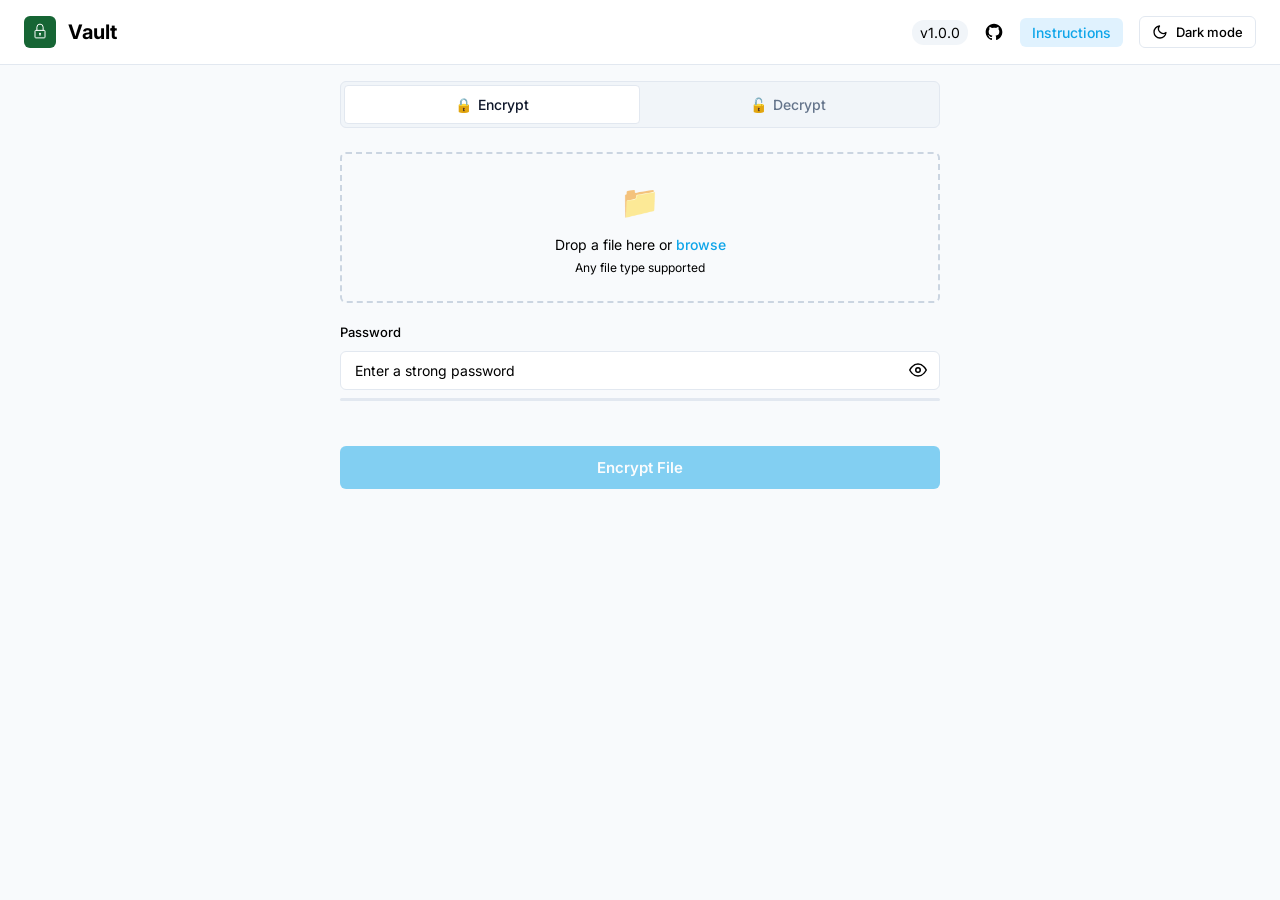
<file: index.html>
<!DOCTYPE html>
<html lang="en" data-theme="light">
<head>
    <meta charset="UTF-8">
    <meta name="viewport" content="width=device-width, initial-scale=1.0">
    <meta name="description" content="Secure, client-side file encryption and decryption using AES-GCM 256-bit encryption with PBKDF2 key derivation. No data ever leaves your browser.">
    <title>Vault — File Encryptor &amp; Decryptor</title>

    <!-- PWA -->
    <link rel="manifest" href="manifest.json">
    <meta name="theme-color" content="#166534">
    <meta name="apple-mobile-web-app-capable" content="yes">
    <meta name="apple-mobile-web-app-status-bar-style" content="black-translucent">
    <meta name="apple-mobile-web-app-title" content="Vault">
    <link rel="apple-touch-icon" href="icons/icon-192.png">
    <link rel="icon" type="image/svg+xml" href="icons/icon.svg">
    <link rel="icon" type="image/png" sizes="192x192" href="icons/icon-192.png">

    <!-- Typography -->
    <link rel="preconnect" href="https://fonts.googleapis.com">
    <link rel="preconnect" href="https://fonts.gstatic.com" crossorigin>
    <link href="https://fonts.googleapis.com/css2?family=Inter:wght@400;500;600;700&display=swap" rel="stylesheet">

    <!-- Styles -->
    <link rel="stylesheet" href="css/styles.css">
</head>
<body>
        <!-- Top Header -->
    <header class="top-header">
        <div class="header-left">
            <img src="icons/icon.svg" alt="Vault Icon" class="app-icon-img">
            <h1 class="app-title">Vault</h1>
        </div>
        <div class="header-right">
            <span class="version">v1.0.0</span>
            <a href="https://github.com/mayankraj9999m/file-vault" target="_blank" class="github-link" aria-label="GitHub Repository">
                <svg width="20" height="20" viewBox="0 0 24 24" fill="currentColor">
                    <path d="M12 2C6.477 2 2 6.477 2 12c0 4.42 2.865 8.166 6.839 9.489.5.092.682-.217.682-.482 0-.237-.008-.866-.013-1.7-2.782.603-3.369-1.34-3.369-1.34-.454-1.156-1.11-1.462-1.11-1.462-.908-.62.069-.608.069-.608 1.003.07 1.531 1.03 1.531 1.03.892 1.529 2.341 1.087 2.91.831.092-.646.35-1.086.636-1.336-2.22-.253-4.555-1.11-4.555-4.943 0-1.091.39-1.984 1.029-2.683-.103-.253-.446-1.27.098-2.647 0 0 .84-.269 2.75 1.025A9.578 9.578 0 0112 6.836c.85.004 1.705.114 2.504.336 1.909-1.294 2.747-1.025 2.747-1.025.546 1.377.203 2.394.1 2.647.64.699 1.028 1.592 1.028 2.683 0 3.842-2.339 4.687-4.566 4.935.359.309.678.919.678 1.852 0 1.336-.012 2.415-.012 2.743 0 .267.18.578.688.48C19.138 20.161 22 16.418 22 12c0-5.523-4.477-10-10-10z"/>
                </svg>
            </a>
            <button id="instructions-toggle" class="instructions-toggle" aria-label="Show instructions">Instructions</button>
            <button id="theme-toggle" class="theme-toggle" type="button" aria-label="Toggle theme">
                <!-- Content injected by ThemeManager -->
            </button>
        </div>
    </header>

    <div class="layout-wrapper">
        <!-- Left Panel: Instructions -->
        <aside id="instructions-panel" class="instructions-panel">
            <div class="panel-header">
                <h2>Instructions</h2>
                <button id="close-instructions" class="close-btn" aria-label="Close instructions">✕</button>
            </div>
            <div class="panel-content">
                <div class="app-branding">
                    <img src="icons/icon.svg" alt="Vault Icon" class="app-icon-img-large">
                    <h2>Vault</h2>
                    <p>Secure file encryption</p>
                </div>
                
                <div class="instructions-text">
                    <h3>How to use</h3>
                    <ol>
                        <li>Choose to <strong>Encrypt</strong> or <strong>Decrypt</strong> a file using the tabs.</li>
                        <li><strong>Drop a file</strong> or click to browse for the file you want to process.</li>
                        <li>Enter a <strong>strong password</strong>. You will need this same password to decrypt the file later.</li>
                        <li>Click the <strong>Action button</strong> to start the process.</li>
                        <li>Once finished, the encrypted/decrypted file will automatically download.</li>
                    </ol>
                    <div class="privacy-note">
                        <span class="icon">🛡️</span>
                        <p>All encryption runs locally in your browser. No data is ever sent to a server.</p>
                    </div>
                </div>
            </div>
        </aside>

        <!-- Right Panel: App -->
        <div class="app-container">
            <!-- Mode Tabs -->
            <div class="mode-tabs" role="tablist" aria-label="Operation mode">
                <button id="encrypt-tab" class="mode-tab active" role="tab" aria-selected="true">
                    <span class="tab-icon">🔒</span>
                    Encrypt
                </button>
                <button id="decrypt-tab" class="mode-tab" role="tab" aria-selected="false">
                    <span class="tab-icon">🔓</span>
                    Decrypt
                </button>
            </div>

            <!-- Main Content -->
            <main class="app-main">
                <!-- File Selection -->
                <section class="file-section" aria-label="File selection">
                    <div id="drop-zone" class="drop-zone" tabindex="0" role="button" aria-label="Select a file to encrypt">
                        <input type="file" id="file-input" class="file-input" tabindex="-1" aria-hidden="true">
                        <div class="drop-zone-content">
                            <span class="drop-icon">📁</span>
                            <p class="drop-text">Drop a file here or <span class="browse-link">browse</span></p>
                            <p class="drop-hint">Any file type supported</p>
                        </div>
                    </div>
                    <div id="file-info" class="file-info hidden" aria-live="polite">
                        <div class="file-details">
                            <span class="file-icon">📄</span>
                            <div>
                                <p id="file-name" class="file-name"></p>
                                <p id="file-size" class="file-size"></p>
                            </div>
                        </div>
                        <button id="clear-file" class="clear-file" type="button" aria-label="Remove selected file">✕</button>
                    </div>
                </section>

                <!-- Password Input -->
                <section class="password-section" aria-label="Password">
                    <label for="password-input" class="input-label">Password</label>
                    <div class="password-wrapper">
                        <input
                            type="password"
                            id="password-input"
                            class="password-input"
                            placeholder="Enter a strong password"
                            autocomplete="off"
                            spellcheck="false"
                        >
                        <button id="password-toggle" class="password-toggle" type="button" aria-label="Show password">
                            <span class="icon">
                                <svg width="18" height="18" viewBox="0 0 24 24" fill="none" stroke="currentColor" stroke-width="2" stroke-linecap="round" stroke-linejoin="round">
                                    <path d="M1 12s4-8 11-8 11 8 11 8-4 8-11 8-11-8-11-8z"/>
                                    <circle cx="12" cy="12" r="3"/>
                                </svg>
                            </span>
                        </button>
                    </div>
                    <div class="strength-container" aria-live="polite">
                        <div class="strength-track">
                            <div id="strength-bar" class="strength-bar" role="progressbar" aria-valuenow="0" aria-valuemin="0" aria-valuemax="100" style="width: 0%"></div>
                        </div>
                        <div class="strength-details">
                            <span id="strength-text" class="strength-text"></span>
                            <span id="strength-entropy" class="strength-entropy"></span>
                        </div>
                    </div>
                </section>

                <!-- Action Button -->
                <button id="action-btn" class="action-btn" type="button" disabled>
                    <span id="action-text">Encrypt File</span>
                    <span id="action-spinner" class="spinner hidden" aria-hidden="true"></span>
                </button>

                <!-- Status Messages -->
                <div id="status-area" class="status-area hidden" aria-live="assertive">
                    <div id="status-message" class="status-message"></div>
                </div>

            </main>
        </div>
    </div>

    <!-- Popup overlay for mobile -->
    <div id="instructions-overlay" class="instructions-overlay"></div>

    <!-- ES6 Module Entry Point -->
    <script type="module" src="js/main.js"></script>

    <!-- Script for mobile toggle -->
    <script>
        const instructionsPanel = document.getElementById('instructions-panel');
        const instructionsToggle = document.getElementById('instructions-toggle');
        const closeInstructions = document.getElementById('close-instructions');
        const overlay = document.getElementById('instructions-overlay');

        function toggleInstructions() {
            instructionsPanel.classList.toggle('open');
            overlay.classList.toggle('open');
            if(instructionsPanel.classList.contains('open')) {
                document.body.style.overflow = 'hidden';
            } else {
                document.body.style.overflow = '';
            }
        }

        instructionsToggle?.addEventListener('click', toggleInstructions);
        closeInstructions?.addEventListener('click', toggleInstructions);
        overlay?.addEventListener('click', toggleInstructions);
    </script>

    <!-- Service Worker Registration -->
    <script>
        if ('serviceWorker' in navigator) {
            window.addEventListener('load', () => {
                navigator.serviceWorker.register('./sw.js')
                    .then((reg) => console.log('Service Worker registered:', reg.scope))
                    .catch((err) => console.warn('Service Worker registration failed:', err));
            });
        }
    </script>
</body>
</html>
</file>
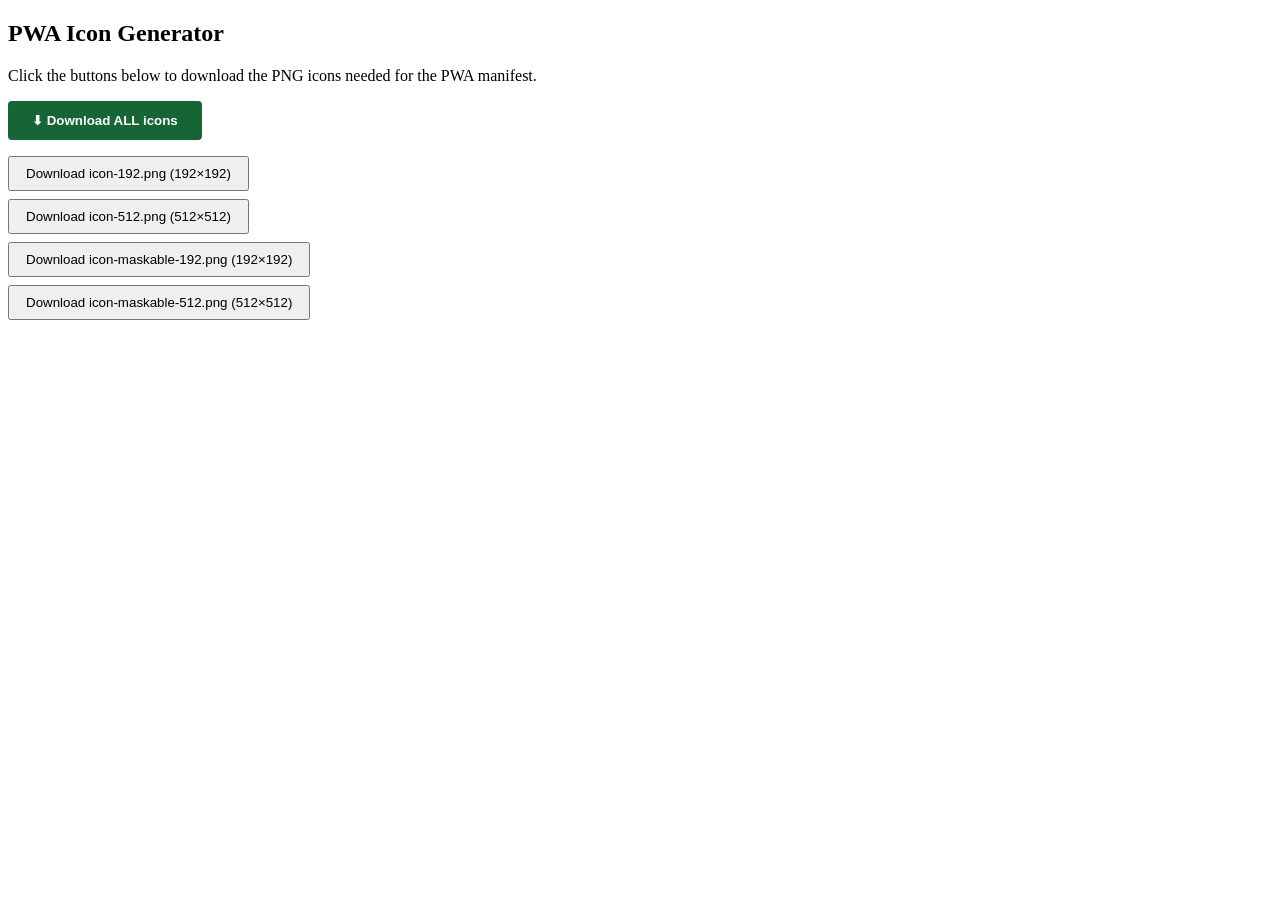
<file: icons/generate-icons.html>
<!DOCTYPE html>
<html lang="en">
<head>
    <meta charset="UTF-8">
    <title>Generate PWA Icons</title>
</head>
<body>
    <h2>PWA Icon Generator</h2>
    <p>Click the buttons below to download the PNG icons needed for the PWA manifest.</p>
    <canvas id="canvas" style="display:none;"></canvas>
    <div id="buttons"></div>

    <script>
        const sizes = [
            { name: 'icon-192.png', size: 192 },
            { name: 'icon-512.png', size: 512 },
            { name: 'icon-maskable-192.png', size: 192, maskable: true },
            { name: 'icon-maskable-512.png', size: 512, maskable: true },
        ];

        function drawIcon(ctx, size, maskable) {
            const bg = '#166534';
            const fg = '#ffffff';

            // Background
            ctx.fillStyle = bg;
            ctx.fillRect(0, 0, size, size);

            const scale = size / 512;
            ctx.save();
            ctx.translate(size / 2, size * 0.47);
            ctx.scale(scale, scale);

            // Lock body
            ctx.strokeStyle = fg;
            ctx.lineWidth = 16;
            ctx.lineCap = 'round';
            ctx.lineJoin = 'round';
            roundRect(ctx, -80, -10, 160, 120, 12);
            ctx.stroke();

            // Lock shackle
            ctx.beginPath();
            ctx.moveTo(-50, -10);
            ctx.lineTo(-50, -60);
            ctx.quadraticCurveTo(-50, -110, 0, -110);
            ctx.quadraticCurveTo(50, -110, 50, -60);
            ctx.lineTo(50, -10);
            ctx.stroke();

            // Keyhole circle
            ctx.fillStyle = fg;
            ctx.beginPath();
            ctx.arc(0, 45, 16, 0, Math.PI * 2);
            ctx.fill();

            // Keyhole rectangle
            roundRect(ctx, -6, 50, 12, 30, 4);
            ctx.fill();

            ctx.restore();

            // Maskable: add extra padding ring (safe zone indicator)
            if (maskable) {
                // Maskable icons need the important content within 80% safe area
                // The icon we drew is already well-centered, so it's fine
            }
        }

        function roundRect(ctx, x, y, w, h, r) {
            ctx.beginPath();
            ctx.moveTo(x + r, y);
            ctx.lineTo(x + w - r, y);
            ctx.quadraticCurveTo(x + w, y, x + w, y + r);
            ctx.lineTo(x + w, y + h - r);
            ctx.quadraticCurveTo(x + w, y + h, x + w - r, y + h);
            ctx.lineTo(x + r, y + h);
            ctx.quadraticCurveTo(x, y + h, x, y + h - r);
            ctx.lineTo(x, y + r);
            ctx.quadraticCurveTo(x, y, x + r, y);
            ctx.closePath();
        }

        function generateAndDownload(name, size, maskable) {
            const canvas = document.getElementById('canvas');
            canvas.width = size;
            canvas.height = size;
            const ctx = canvas.getContext('2d');
            drawIcon(ctx, size, maskable);

            canvas.toBlob((blob) => {
                const url = URL.createObjectURL(blob);
                const a = document.createElement('a');
                a.href = url;
                a.download = name;
                a.click();
                URL.revokeObjectURL(url);
            }, 'image/png');
        }

        // Create buttons
        const container = document.getElementById('buttons');
        sizes.forEach(({ name, size, maskable }) => {
            const btn = document.createElement('button');
            btn.textContent = `Download ${name} (${size}×${size})`;
            btn.style.cssText = 'display:block; margin:8px 0; padding:8px 16px; cursor:pointer;';
            btn.addEventListener('click', () => generateAndDownload(name, size, maskable));
            container.appendChild(btn);
        });

        // Auto-generate all on load
        const autoBtn = document.createElement('button');
        autoBtn.textContent = '⬇ Download ALL icons';
        autoBtn.style.cssText = 'display:block; margin:16px 0; padding:12px 24px; cursor:pointer; font-weight:bold; background:#166534; color:white; border:none; border-radius:4px;';
        autoBtn.addEventListener('click', () => {
            sizes.forEach(({ name, size, maskable }, i) => {
                setTimeout(() => generateAndDownload(name, size, maskable), i * 500);
            });
        });
        container.prepend(autoBtn);
    </script>
</body>
</html>
</file>
<file: css/styles.css>
/* ============================================================
   Vault — File Encryptor & Decryptor
   Styles & Theme System
   ============================================================ */

/* --- Theme Variables --- */

:root,
[data-theme="light"] {
    --bg: #f8fafc;
    --surface: #ffffff;
    --surface-hover: #f1f5f9;
    --text: #000000;
    --text-secondary: #000000;
    --text-tertiary: #000000;
    --primary: #0ea5e9;
    --primary-hover: #0284c7;
    --primary-subtle: #e0f2fe;
    --primary-text: #ffffff;
    --success: #22c55e;
    --success-bg: #f0fdf4;
    --success-border: #bbf7d0;
    --success-text: #166534;
    --error: #ef4444;
    --error-bg: #fef2f2;
    --error-border: #fecaca;
    --error-text: #991b1b;
    --border: #e2e8f0;
    --border-hover: #cbd5e1;
    --border-focus: #0ea5e9;
    --drop-zone-bg: #f8fafc;
    --drop-zone-border: #cbd5e1;
    --drop-zone-active-bg: #e0f2fe;
    --drop-zone-active-border: #0ea5e9;
    --strength-track: #e2e8f0;
    --tab-bg: #f1f5f9;
    --tab-active-bg: #ffffff;
    --tab-active-text: #0f172a;
    --tab-inactive-text: #64748b;
    --input-bg: #ffffff;
    --footer-text: #94a3b8;
    --spinner-color: #ffffff;
}

[data-theme="dark"] {
    --bg: #0a0a0a;
    --surface: #141414;
    --surface-hover: #1c1c1c;
    --text: #94a3b8;
    --text-secondary: #ffffff;
    --text-tertiary: #ffffff;
    --primary: #028b37;
    --primary-hover: #15803d;
    --primary-subtle: #052e16;
    --primary-text: #f0fdf4;
    --success: #4ade80;
    --success-bg: #052e16;
    --success-border: #14532d;
    --success-text: #86efac;
    --error: #f87171;
    --error-bg: #450a0a;
    --error-border: #7f1d1d;
    --error-text: #fca5a5;
    --border: #1e293b;
    --border-hover: #334155;
    --border-focus: #166534;
    --drop-zone-bg: #111111;
    --drop-zone-border: #1e293b;
    --drop-zone-active-bg: #052e16;
    --drop-zone-active-border: #166534;
    --strength-track: #1e293b;
    --tab-bg: #111111;
    --tab-active-bg: #1c1c1c;
    --tab-active-text: #e2e8f0;
    --tab-inactive-text: #64748b;
    --input-bg: #111111;
    --footer-text: #475569;
    --spinner-color: #f0fdf4;
}

/* --- Reset & Base --- */

*,
*::before,
*::after {
    box-sizing: border-box;
    margin: 0;
    padding: 0;
}

html {
    font-size: 16px;
    -webkit-font-smoothing: antialiased;
    -moz-osx-font-smoothing: grayscale;
}

body {
    font-family: 'Inter', system-ui, -apple-system, 'Segoe UI', Roboto, sans-serif;
    background-color: var(--bg);
    color: var(--text);
    line-height: 1.5;
    min-height: 100vh;
    display: flex;
    flex-direction: column;
    align-items: center;
    padding: 0;
    margin: 0;
    transition: background-color 0.3s ease, color 0.3s ease;
}

button {
    font-family: inherit;
    cursor: pointer;
    border: none;
    background: none;
    font-size: inherit;
    color: inherit;
}

input {
    font-family: inherit;
    font-size: inherit;
    color: inherit;
}

/* --- Top Header --- */
.top-header {
    width: 100%;
    display: flex;
    justify-content: space-between;
    align-items: center;
    padding: 16px 24px;
    background: var(--surface);
    border-bottom: 1px solid var(--border);
    position: sticky;
    top: 0;
    z-index: 10;
}

.top-header .header-left {
    display: flex;
    align-items: center;
    gap: 12px;
}

.top-header .app-icon-img {
    width: 32px;
    height: 32px;
    display: block;
    border-radius: 6px;
}

.top-header .app-title {
    font-size: 1.25rem;
    font-weight: 700;
    margin: 0;
}

.top-header .header-right {
    display: flex;
    align-items: center;
    gap: 16px;
}

.top-header .version {
    font-size: 0.875rem;
    color: var(--text-secondary);
    background: var(--surface-hover);
    padding: 2px 8px;
    border-radius: 12px;
}

.top-header .github-link {
    display: flex;
    align-items: center;
    justify-content: center;
    color: var(--text-secondary);
    text-decoration: none;
    transition: color 0.2s ease;
}

.top-header .github-link:hover {
    color: var(--primary);
}

.instructions-toggle {
    font-size: 0.875rem;
    font-weight: 500;
    color: var(--primary);
    background: var(--primary-subtle);
    padding: 6px 12px;
    border-radius: 6px;
    display: block;
    border: none;
    cursor: pointer;
}

/* --- Layout Wrapper --- */
.layout-wrapper {
    display: flex;
    gap: 32px;
    width: 100%;
    padding: 16px 24px;
    align-items: flex-start;
    justify-content: center;
    flex: 1;
}

/* --- Instructions Panel --- */
.instructions-panel {
    display: none;
    position: fixed;
    top: 50%;
    left: 50%;
    transform: translate(-50%, -50%) scale(0.95);
    z-index: 50;
    width: 90%;
    max-width: 800px;
    max-height: 90vh;
    overflow-y: auto;
    opacity: 0;
    visibility: hidden;
    transition: all 0.3s ease;
    box-shadow: 0 20px 25px -5px rgba(0, 0, 0, 0.1), 0 10px 10px -5px rgba(0, 0, 0, 0.04);
    background: var(--surface);
    border: 1px solid var(--border);
    border-radius: 12px;
    padding: 24px;
    flex-direction: column;
    gap: 24px;
}

.instructions-panel.open {
    display: flex;
    opacity: 1;
    visibility: visible;
    transform: translate(-50%, -50%) scale(1);
}

.app-branding {
    text-align: center;
    margin-bottom: 16px;
}

.app-branding .app-icon-img-large {
    width: 64px;
    height: 64px;
    display: block;
    margin: 0 auto 16px auto;
    border-radius: 12px;
}

.app-branding h2 {
    font-size: 1.75rem;
    font-weight: 700;
    margin-bottom: 4px;
}

.app-branding p {
    color: var(--text-secondary);
    font-size: 1rem;
}

.instructions-text h3 {
    font-size: 1.125rem;
    font-weight: 600;
    margin-bottom: 12px;
}

.instructions-text ol {
    padding-left: 20px;
    margin-bottom: 24px;
    color: var(--text-secondary);
    display: flex;
    flex-direction: column;
    gap: 12px;
    font-size: 0.9375rem;
}

.instructions-text li strong {
    color: var(--text);
}

.privacy-note {
    display: flex;
    gap: 12px;
    background: var(--surface-hover);
    padding: 16px;
    border-radius: 8px;
    font-size: 0.875rem;
    color: var(--text-secondary);
}

.privacy-note .icon {
    font-size: 1.25rem;
}

/* --- App Container --- */
.app-container {
    flex: 1;
    max-width: 600px;
    width: 100%;
    margin: 0 auto;
}

/* --- Theme Toggle --- */

.theme-toggle {
    display: flex;
    align-items: center;
    gap: 6px;
    padding: 6px 12px;
    border-radius: 6px;
    border: 1px solid var(--border);
    background: var(--surface);
    color: var(--text-secondary);
    font-size: 0.8125rem;
    font-weight: 500;
    transition: border-color 0.2s ease, background-color 0.2s ease, color 0.2s ease;
    white-space: nowrap;
}

.theme-toggle:hover {
    border-color: var(--border-hover);
    color: var(--text);
    background-color: var(--surface-hover);
}

.theme-toggle .icon {
    display: flex;
    align-items: center;
    width: 18px;
    height: 18px;
}

.theme-toggle .icon svg {
    width: 16px;
    height: 16px;
    stroke: currentColor;
    fill: none;
    stroke-width: 2;
    stroke-linecap: round;
    stroke-linejoin: round;
}

/* --- Mode Tabs --- */

.mode-tabs {
    display: flex;
    background: var(--tab-bg);
    border-radius: 6px;
    padding: 3px;
    margin-bottom: 24px;
    border: 1px solid var(--border);
    transition: background-color 0.3s ease, border-color 0.3s ease;
}

.mode-tab {
    flex: 1;
    display: flex;
    align-items: center;
    justify-content: center;
    gap: 6px;
    padding: 10px 16px;
    border-radius: 4px;
    font-size: 0.875rem;
    font-weight: 500;
    color: var(--tab-inactive-text);
    transition: all 0.2s ease;
}

.mode-tab:hover:not(.active) {
    color: var(--text);
}

.mode-tab.active {
    background: var(--tab-active-bg);
    color: var(--tab-active-text);
    border: 1px solid var(--border);
}

.mode-tab:not(.active) {
    border: 1px solid transparent;
}

.tab-icon {
    font-size: 0.875rem;
}

/* --- Main Content --- */

.app-main {
    display: flex;
    flex-direction: column;
    gap: 20px;
}

/* --- File Section --- */

.file-section {
    position: relative;
}

.drop-zone {
    display: flex;
    align-items: center;
    justify-content: center;
    min-height: 140px;
    padding: 24px;
    border: 2px dashed var(--drop-zone-border);
    border-radius: 6px;
    background: var(--drop-zone-bg);
    cursor: pointer;
    transition: border-color 0.2s ease, background-color 0.2s ease;
    outline: none;
}

.drop-zone:hover,
.drop-zone:focus-visible {
    border-color: var(--primary);
    background: var(--drop-zone-active-bg);
}

.drop-zone.drag-over {
    border-color: var(--primary);
    background: var(--drop-zone-active-bg);
    border-style: solid;
}

.drop-zone.has-file {
    display: none;
}

.file-input {
    display: none;
}

.drop-zone-content {
    text-align: center;
    pointer-events: none;
}

.drop-icon {
    display: block;
    font-size: 2rem;
    margin-bottom: 8px;
    opacity: 0.7;
}

.drop-text {
    font-size: 0.875rem;
    color: var(--text-secondary);
    margin-bottom: 4px;
}

.browse-link {
    color: var(--primary);
    font-weight: 500;
    text-decoration: underline;
    text-decoration-color: transparent;
    transition: text-decoration-color 0.2s ease;
}

.drop-zone:hover .browse-link {
    text-decoration-color: var(--primary);
}

.drop-hint {
    font-size: 0.75rem;
    color: var(--text-tertiary);
}

/* --- File Info --- */

.file-info {
    display: flex;
    align-items: center;
    justify-content: space-between;
    padding: 12px 16px;
    background: var(--surface);
    border: 1px solid var(--border);
    border-radius: 6px;
    transition: background-color 0.3s ease, border-color 0.3s ease;
    animation: fadeSlideIn 0.2s ease;
}

.file-details {
    display: flex;
    align-items: center;
    gap: 10px;
    min-width: 0;
}

.file-icon {
    font-size: 1.25rem;
    flex-shrink: 0;
}

.file-name {
    font-size: 0.875rem;
    font-weight: 500;
    white-space: nowrap;
    overflow: hidden;
    text-overflow: ellipsis;
}

.file-size {
    font-size: 0.75rem;
    color: var(--text-secondary);
}

.clear-file {
    display: flex;
    align-items: center;
    justify-content: center;
    width: 28px;
    height: 28px;
    border-radius: 4px;
    color: var(--text-tertiary);
    font-size: 0.875rem;
    flex-shrink: 0;
    transition: background-color 0.15s ease, color 0.15s ease;
}

.clear-file:hover {
    background: var(--surface-hover);
    color: var(--error);
}

/* --- Password Section --- */

.password-section {
    display: flex;
    flex-direction: column;
    gap: 8px;
}

.input-label {
    font-size: 0.8125rem;
    font-weight: 500;
    color: var(--text-secondary);
}

.password-wrapper {
    position: relative;
    display: flex;
    align-items: center;
}

.password-input {
    width: 100%;
    padding: 10px 44px 10px 14px;
    background: var(--input-bg);
    border: 1px solid var(--border);
    border-radius: 6px;
    font-size: 0.875rem;
    color: var(--text);
    outline: none;
    transition: border-color 0.2s ease, background-color 0.3s ease;
}

.password-input::placeholder {
    color: var(--text-tertiary);
}

.password-input:focus {
    border-color: var(--border-focus);
}

.password-toggle {
    position: absolute;
    right: 4px;
    display: flex;
    align-items: center;
    justify-content: center;
    width: 36px;
    height: 36px;
    border-radius: 4px;
    color: var(--text-tertiary);
    transition: color 0.15s ease, background-color 0.15s ease;
}

.password-toggle:hover {
    color: var(--text-secondary);
    background: var(--surface-hover);
}

.password-toggle .icon {
    display: flex;
    align-items: center;
    width: 18px;
    height: 18px;
}

.password-toggle .icon svg {
    width: 18px;
    height: 18px;
    stroke: currentColor;
    fill: none;
    stroke-width: 2;
    stroke-linecap: round;
    stroke-linejoin: round;
}

/* --- Strength Indicator --- */

.strength-container {
    display: flex;
    flex-direction: column;
    gap: 6px;
    min-height: 28px;
}

.strength-track {
    height: 3px;
    background: var(--strength-track);
    border-radius: 2px;
    overflow: hidden;
    transition: background-color 0.3s ease;
}

.strength-bar {
    height: 100%;
    width: 0%;
    border-radius: 2px;
    transition: width 0.35s ease, background-color 0.35s ease;
}

.strength-bar[data-score="0"] { background-color: #ef4444; }
.strength-bar[data-score="1"] { background-color: #f97316; }
.strength-bar[data-score="2"] { background-color: #eab308; }
.strength-bar[data-score="3"] { background-color: #22c55e; }
.strength-bar[data-score="4"] { background-color: #10b981; }

.strength-details {
    display: flex;
    justify-content: space-between;
    align-items: center;
}

.strength-text {
    font-size: 0.75rem;
    font-weight: 500;
    color: var(--text-secondary);
    transition: color 0.2s ease;
}

.strength-text[data-score="0"] { color: #ef4444; }
.strength-text[data-score="1"] { color: #f97316; }
.strength-text[data-score="2"] { color: #eab308; }
.strength-text[data-score="3"] { color: #22c55e; }
.strength-text[data-score="4"] { color: #10b981; }

.strength-entropy {
    font-size: 0.6875rem;
    color: var(--text-tertiary);
    font-variant-numeric: tabular-nums;
}

/* --- Action Button --- */

.action-btn {
    display: flex;
    align-items: center;
    justify-content: center;
    gap: 8px;
    width: 100%;
    padding: 12px 20px;
    background: var(--primary);
    color: var(--primary-text);
    font-size: 0.9375rem;
    font-weight: 600;
    border-radius: 6px;
    transition: background-color 0.2s ease, opacity 0.2s ease, transform 0.1s ease;
}

.action-btn:hover:not(:disabled) {
    background: var(--primary-hover);
}

.action-btn:active:not(:disabled) {
    transform: scale(0.99);
}

.action-btn:disabled {
    opacity: 0.5;
    cursor: not-allowed;
}

.action-btn.processing {
    opacity: 0.8;
    cursor: wait;
}

/* --- Spinner --- */

.spinner {
    width: 16px;
    height: 16px;
    border: 2px solid transparent;
    border-top-color: var(--spinner-color);
    border-right-color: var(--spinner-color);
    border-radius: 50%;
    animation: spin 0.6s linear infinite;
}

/* --- Status Area --- */

.status-area {
    animation: fadeSlideIn 0.25s ease;
}

.status-message {
    display: flex;
    align-items: flex-start;
    gap: 10px;
    padding: 12px 16px;
    border-radius: 6px;
    font-size: 0.8125rem;
    line-height: 1.5;
    border: 1px solid transparent;
}

.status-message.success {
    background: var(--success-bg);
    color: var(--success-text);
    border-color: var(--success-border);
}

.status-message.error {
    background: var(--error-bg);
    color: var(--error-text);
    border-color: var(--error-border);
}

.status-icon {
    flex-shrink: 0;
    font-size: 1rem;
    line-height: 1.4;
}

.status-content {
    flex: 1;
    min-width: 0;
}

.status-title {
    font-weight: 600;
    margin-bottom: 2px;
}

.status-detail {
    font-size: 0.75rem;
    opacity: 0.85;
}

/* --- Footer --- */

.app-footer {
    margin-top: 32px;
    text-align: center;
}

.app-footer p {
    font-size: 0.75rem;
    color: var(--footer-text);
    transition: color 0.3s ease;
}

/* --- Utility --- */

.hidden {
    display: none !important;
}

/* --- Animations --- */

@keyframes fadeSlideIn {
    from {
        opacity: 0;
        transform: translateY(-6px);
    }
    to {
        opacity: 1;
        transform: translateY(0);
    }
}

@keyframes spin {
    to {
        transform: rotate(360deg);
    }
}

/* --- Overlay --- */
.instructions-overlay {
    position: fixed;
    top: 0; left: 0; right: 0; bottom: 0;
    background: rgba(0,0,0,0.5);
    z-index: 40;
    display: none;
    opacity: 0;
    transition: opacity 0.3s ease;
}

.instructions-overlay.open {
    display: block;
    opacity: 1;
}

.panel-header {
    display: flex;
    justify-content: space-between;
    align-items: center;
    margin-bottom: 16px;
}
.panel-header h2 {
    font-size: 1.25rem;
    margin: 0;
}
.close-btn {
    font-size: 1.25rem;
    color: var(--text-secondary);
    background: transparent;
    border: none;
    cursor: pointer;
}

/* --- Responsive --- */

@media (max-width: 800px) {
    .layout-wrapper {
        flex-direction: column;
        padding: 24px 16px;
        align-items: center;
    }

    .top-header .version,
    .theme-toggle .theme-text {
        display: none; /* Hide these on small screens to save space */
    }
}

@media (max-width: 480px) {
    .top-header {
        padding: 12px 16px;
    }

    .drop-zone {
        min-height: 120px;
        padding: 20px;
    }

    .mode-tab {
        padding: 8px 12px;
        font-size: 0.8125rem;
    }
}
</file>
